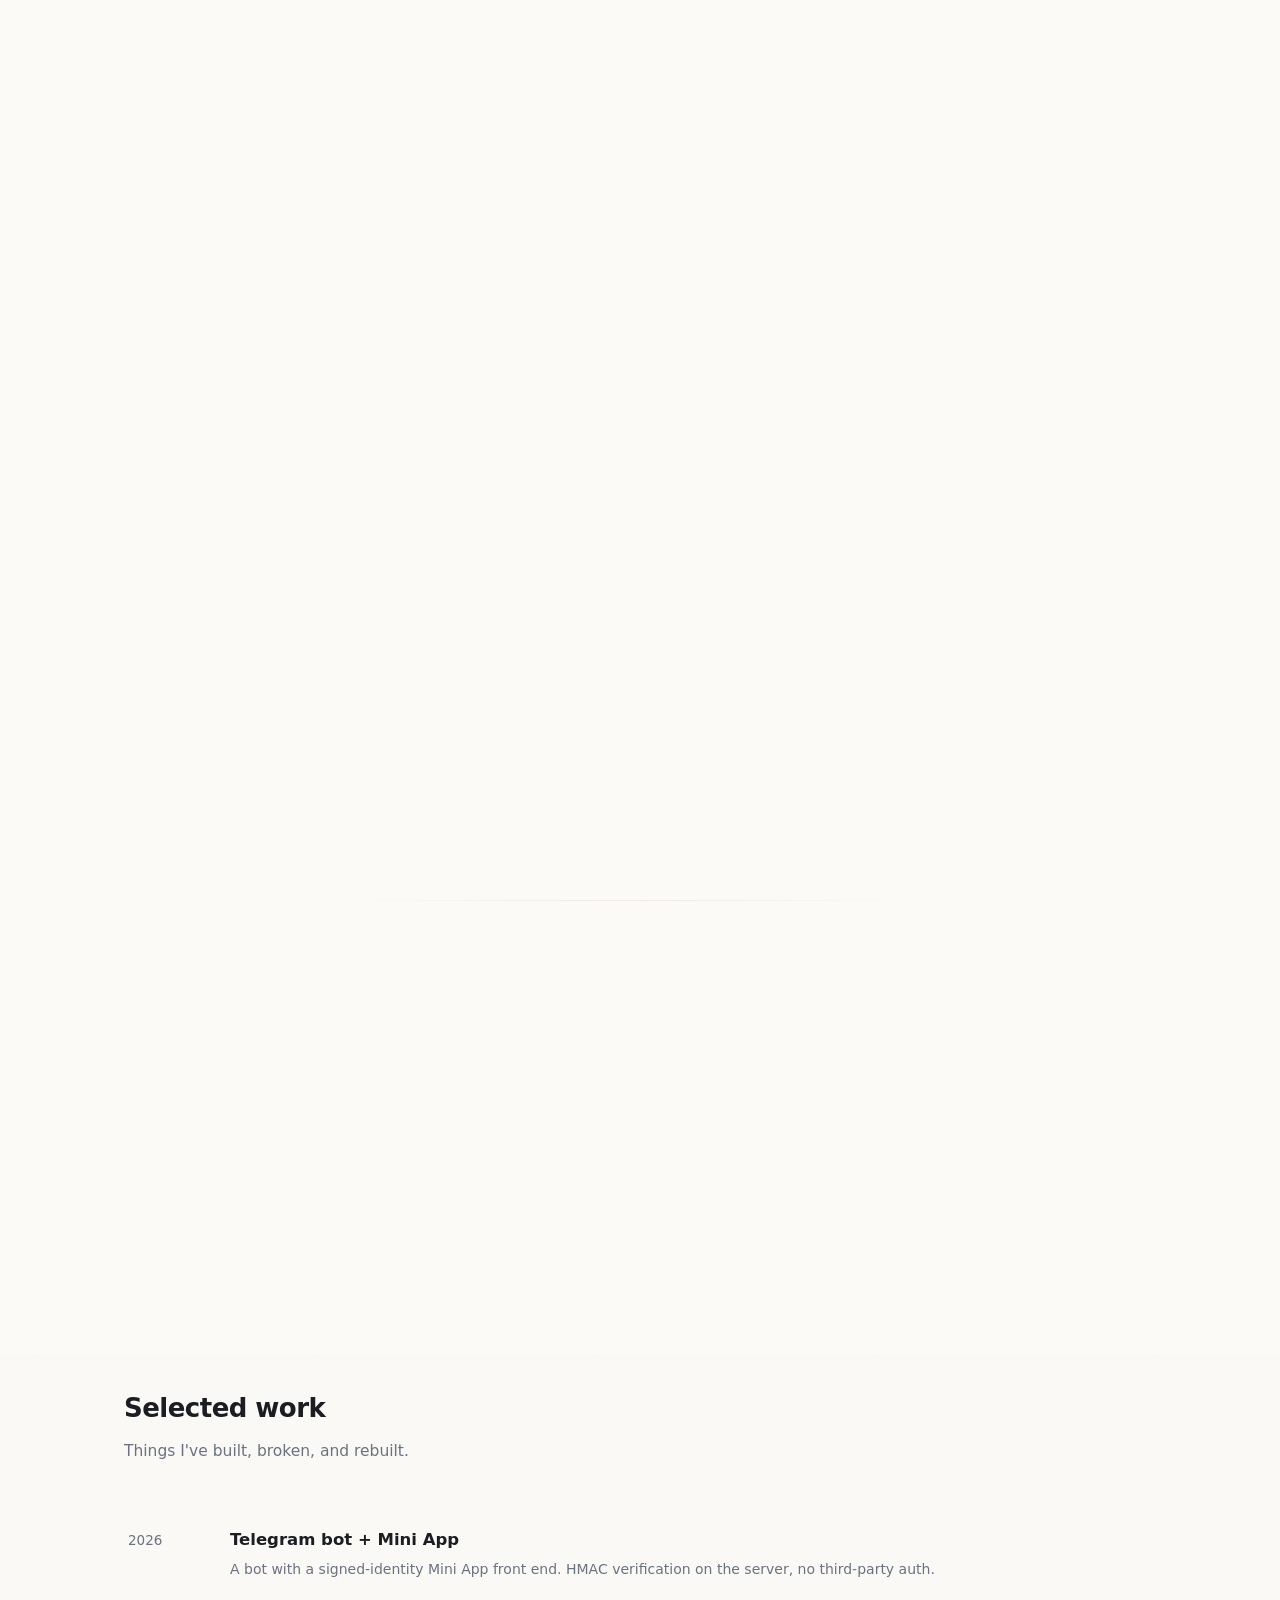
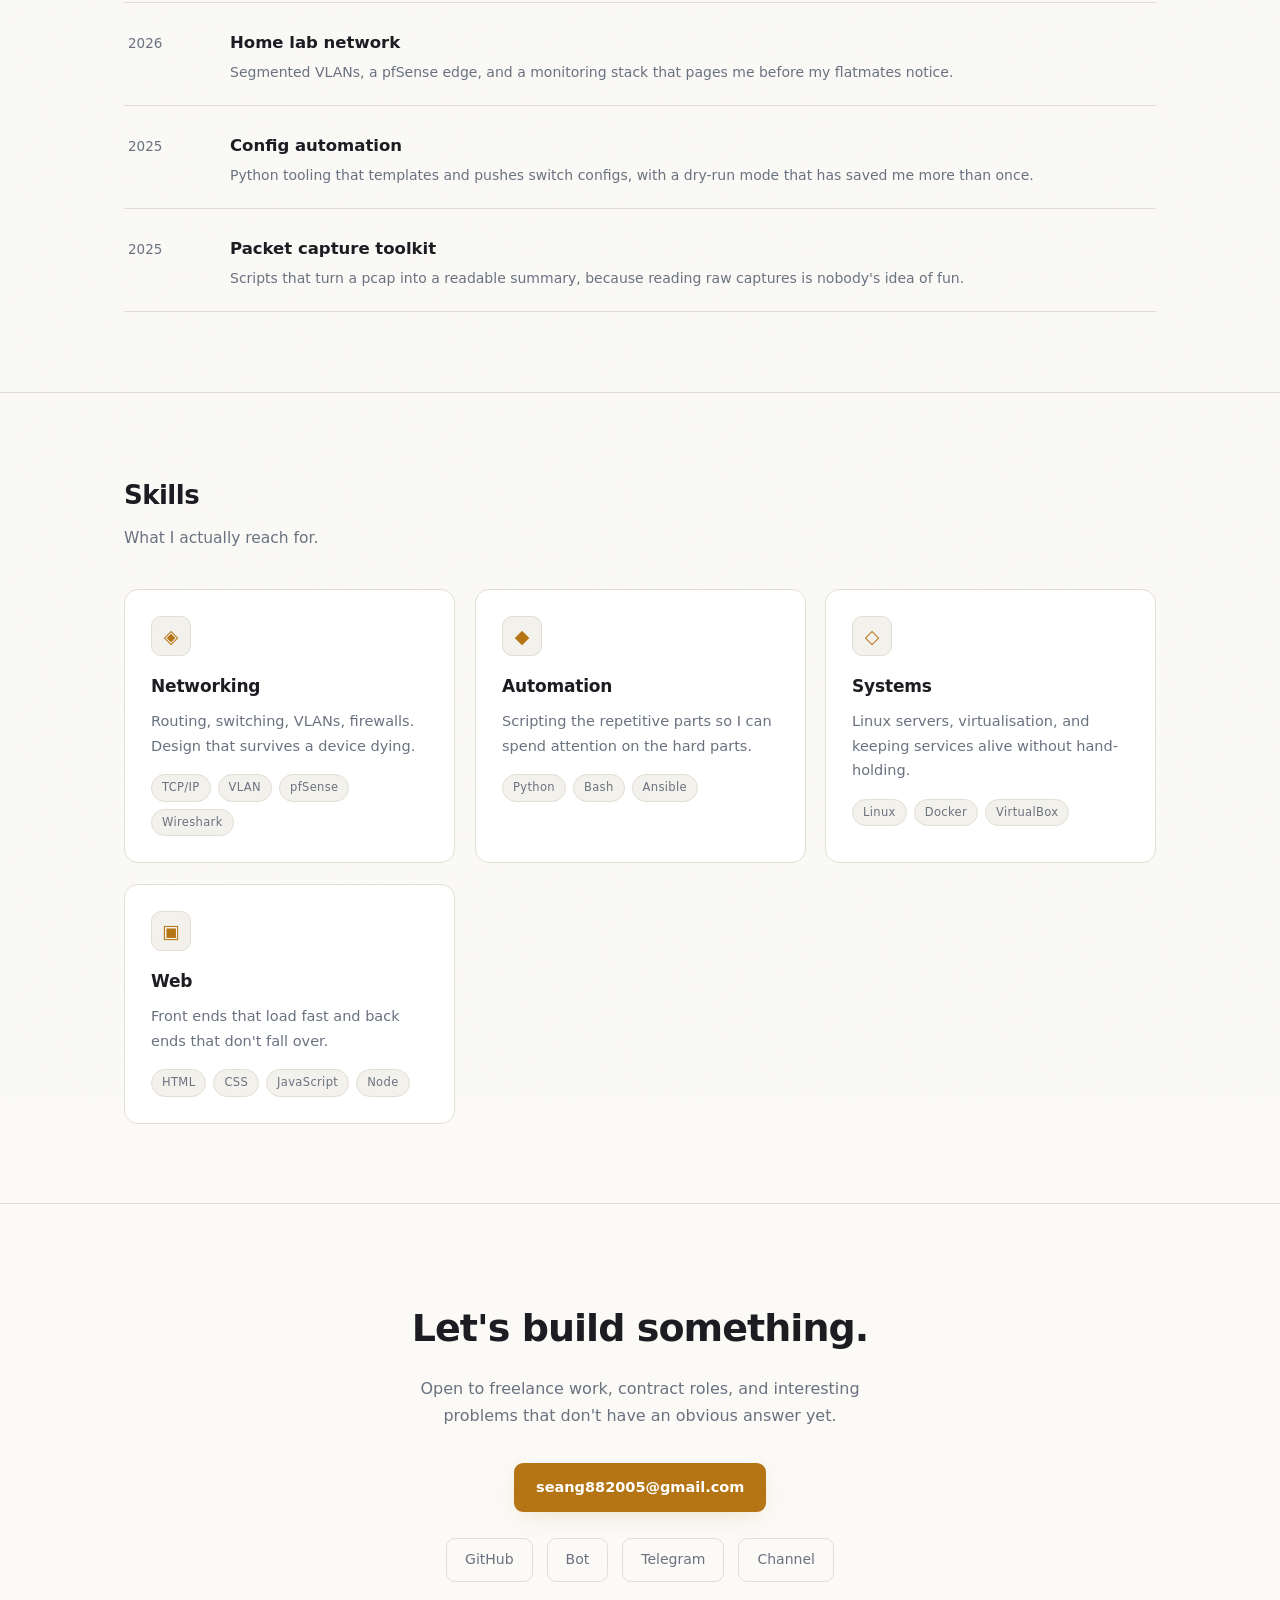
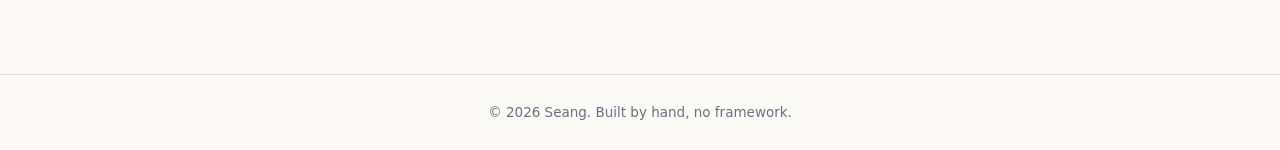
<file: index.html>
<!DOCTYPE html>
<html lang="en" class="no-js">
<head>
<meta charset="UTF-8">
<meta name="viewport" content="width=device-width, initial-scale=1">
<title>THONG Mengsieng</title>
<meta name="description" content="Portfolio and project notes.">

<!-- ============ ICONS ============ -->
<link rel="icon" href="favicon.ico" sizes="any">
<link rel="icon" type="image/svg+xml" href="icon.svg">
<link rel="icon" type="image/png" sizes="16x16" href="favicon-16.png">
<link rel="icon" type="image/png" sizes="32x32" href="favicon-32.png">
<link rel="icon" type="image/png" sizes="48x48" href="favicon-48.png">
<link rel="apple-touch-icon" sizes="180x180" href="apple-touch-icon.png">
<link rel="manifest" href="site.webmanifest">
<meta name="theme-color" content="#0b0d12" media="(prefers-color-scheme: dark)">
<meta name="theme-color" content="#fbfaf7" media="(prefers-color-scheme: light)">
<!-- Runs before paint: if JS is on, drop the no-js class so animations arm. -->
<script>document.documentElement.classList.remove('no-js');</script>
<link rel="stylesheet" href="styles.css">
</head>
<body>

<!-- ============ PRELOADER ============ -->
<div class="preloader" id="preloader">
  <div class="pre-inner">
    <div class="pre-mark">◆</div>
    <div class="pre-bar"><span class="pre-fill" id="preFill"></span></div>
    <div class="pre-count" id="preCount">0</div>
  </div>
  <div class="pre-curtain c1"></div>
  <div class="pre-curtain c2"></div>
</div>

<!-- Reading progress bar, driven by scroll position -->
<div class="progress" id="progress" aria-hidden="true"></div>

<!-- Particle constellation field -->
<canvas class="field" id="field" aria-hidden="true"></canvas>

<!-- Cursor spotlight: follows the pointer, pure CSS gradient -->
<div class="spotlight" id="spotlight" aria-hidden="true"></div>

<!-- Custom cursor: instant dot + trailing ring -->
<div class="cursor-dot" id="cursorDot" aria-hidden="true"></div>
<div class="cursor-ring" id="cursorRing" aria-hidden="true"></div>

<!-- Ambient aurora background -->
<div class="aurora" aria-hidden="true">
  <span class="blob b1"></span>
  <span class="blob b2"></span>
  <span class="blob b3"></span>
</div>
<div class="grain" aria-hidden="true"></div>

<header class="nav">
  <div class="wrap nav-inner">
    <a href="#top" class="brand"><span class="dot"></span>SEANG</a>
    <nav class="links">
      <a href="#about">About</a>
      <a href="#work">Work</a>
      <a href="#skills">Skills</a>
      <a href="#contact">Contact</a>
    </nav>
    <button class="theme-toggle" id="themeToggle" aria-label="Toggle color theme" title="Toggle theme">
      <span class="icon-sun">☀</span><span class="icon-moon">☾</span>
    </button>
  </div>
</header>

<main id="top">

  <!-- ============ HERO ============ -->
  <div class="hero" id="hero">
    <div class="wrap" id="heroInner">
      <div class="kicker anim" style="--i:0">Portfolio · 2026</div>

      <h1 class="anim split" data-split style="--i:1">
        THONG
        <span class="grad" id="shimmer">Mengsieng.</span>
      </h1>

      <p class="lede anim" style="--i:2">
        Networking, automation, and the occasional web tool. I care about systems
        that are simple enough to debug at 2am and documented well enough that
        someone else can.
      </p>

      <div class="cta anim" style="--i:3">
        <a href="#work" class="btn primary magnetic"><span>See the work</span></a>
        <a href="#contact" class="btn ghost magnetic"><span>Get in touch</span></a>
      </div>

      <div class="stats anim" style="--i:4">
        <div class="stat">
          <div class="num" data-count="2" data-suffix="+">0</div>
          <div class="lbl">Years in the stack</div>
        </div>
        <div class="stat">
          <div class="num" data-count="35" data-suffix="+">0</div>
          <div class="lbl">Systems shipped</div>
        </div>
        <div class="stat">
          <div class="num" data-count="99" data-suffix="%">0</div>
          <div class="lbl">Uptime, roughly</div>
        </div>
      </div>
    </div>
  </div>

  <!-- ============ TICKER ============ -->
  <div class="ticker" aria-hidden="true">
    <div class="ticker-track">
      <span>Routing</span><span class="sep">◆</span>
      <span>Automation</span><span class="sep">◆</span>
      <span>Linux</span><span class="sep">◆</span>
      <span>Packet analysis</span><span class="sep">◆</span>
      <span>Python</span><span class="sep">◆</span>
      <span>Virtualisation</span><span class="sep">◆</span>
      <span>Monitoring</span><span class="sep">◆</span>
      <span>Firewalls</span><span class="sep">◆</span>
      <span>Routing</span><span class="sep">◆</span>
      <span>Automation</span><span class="sep">◆</span>
      <span>Linux</span><span class="sep">◆</span>
      <span>Packet analysis</span><span class="sep">◆</span>
      <span>Python</span><span class="sep">◆</span>
      <span>Virtualisation</span><span class="sep">◆</span>
      <span>Monitoring</span><span class="sep">◆</span>
      <span>Firewalls</span><span class="sep">◆</span>
    </div>
  </div>

  <!-- ============ ABOUT ============ -->
  <section id="about">
    <div class="wrap">
      <div class="sec-head reveal">
        <h2>About</h2>
        <p>The short version.</p>
      </div>
      <div class="about">
        <div class="reveal" style="--i:0">
          <p>
            I work across the stack, but the through-line is infrastructure:
            networks, servers, and the glue that keeps them talking to each other.
            Most of what I do is making messy things legible.
          </p>
          <p>
            I keep a lab at home for the things I don't want to learn in
            production. Virtual machines, routing, the occasional deliberately
            broken configuration to see how it fails.
          </p>
          <p>
            When I'm not doing that, I'm building small tools that solve one
            problem well instead of ten problems badly.
          </p>
        </div>
        <div class="facts reveal" style="--i:1">
          <h3>At a glance</h3>
          <dl>
            <dt>Based</dt><dd>Cambodia</dd>
            <dt>Focus</dt><dd>Networking</dd>
            <dt>Stack</dt><dd>Python · Node</dd>
            <dt>Lab</dt><dd>GNS3 · VirtualBox</dd>
            <dt>Status</dt><dd>Open to work</dd>
          </dl>
        </div>
      </div>
    </div>
  </section>

  <!-- ============ WORK ============ -->
  <section id="work">
    <div class="wrap">
      <div class="sec-head reveal">
        <h2>Selected work</h2>
        <p>Things I've built, broken, and rebuilt.</p>
      </div>
      <div class="work">
        <a href="#" class="work-item reveal" style="--i:0">
          <span class="yr">2026</span>
          <span class="body">
            <span class="t">Telegram bot + Mini App</span>
            <span class="d">A bot with a signed-identity Mini App front end. HMAC verification on the server, no third-party auth.</span>
          </span>
          <span class="go">→</span>
        </a>
        <a href="#" class="work-item reveal" style="--i:1">
          <span class="yr">2026</span>
          <span class="body">
            <span class="t">Home lab network</span>
            <span class="d">Segmented VLANs, a pfSense edge, and a monitoring stack that pages me before my flatmates notice.</span>
          </span>
          <span class="go">→</span>
        </a>
        <a href="#" class="work-item reveal" style="--i:2">
          <span class="yr">2025</span>
          <span class="body">
            <span class="t">Config automation</span>
            <span class="d">Python tooling that templates and pushes switch configs, with a dry-run mode that has saved me more than once.</span>
          </span>
          <span class="go">→</span>
        </a>
        <a href="#" class="work-item reveal" style="--i:3">
          <span class="yr">2025</span>
          <span class="body">
            <span class="t">Packet capture toolkit</span>
            <span class="d">Scripts that turn a pcap into a readable summary, because reading raw captures is nobody's idea of fun.</span>
          </span>
          <span class="go">→</span>
        </a>
      </div>
    </div>
  </section>

  <!-- ============ SKILLS ============ -->
  <section id="skills">
    <div class="wrap">
      <div class="sec-head reveal">
        <h2>Skills</h2>
        <p>What I actually reach for.</p>
      </div>
      <div class="grid">
        <div class="card reveal tilt" style="--i:0">
          <div class="shine"></div>
          <div class="icon">◈</div>
          <h3>Networking</h3>
          <p>Routing, switching, VLANs, firewalls. Design that survives a device dying.</p>
          <div class="tags"><span class="tag">TCP/IP</span><span class="tag">VLAN</span><span class="tag">pfSense</span><span class="tag">Wireshark</span></div>
        </div>
        <div class="card reveal tilt" style="--i:1">
          <div class="shine"></div>
          <div class="icon">◆</div>
          <h3>Automation</h3>
          <p>Scripting the repetitive parts so I can spend attention on the hard parts.</p>
          <div class="tags"><span class="tag">Python</span><span class="tag">Bash</span><span class="tag">Ansible</span></div>
        </div>
        <div class="card reveal tilt" style="--i:2">
          <div class="shine"></div>
          <div class="icon">◇</div>
          <h3>Systems</h3>
          <p>Linux servers, virtualisation, and keeping services alive without hand-holding.</p>
          <div class="tags"><span class="tag">Linux</span><span class="tag">Docker</span><span class="tag">VirtualBox</span></div>
        </div>
        <div class="card reveal tilt" style="--i:3">
          <div class="shine"></div>
          <div class="icon">▣</div>
          <h3>Web</h3>
          <p>Front ends that load fast and back ends that don't fall over.</p>
          <div class="tags"><span class="tag">HTML</span><span class="tag">CSS</span><span class="tag">JavaScript</span><span class="tag">Node</span></div>
        </div>
      </div>
    </div>
  </section>

  <!-- ============ CONTACT ============ -->
  <section id="contact" class="contact">
    <div class="wrap">
      <h2 class="reveal">Let's build something.</h2>
      <p class="reveal" style="--i:1">Open to freelance work, contract roles, and interesting problems that don't have an obvious answer yet.</p>
      <div class="cta reveal" style="--i:2">
        <a href="mailto:seang882005@gmail.com" class="btn primary magnetic"><span>seang882005@gmail.com</span></a>
      </div>
      <div class="socials reveal" style="--i:3">
        <a href="https://github.com/SeangGod">GitHub</a>
        <a href="https://t.me/hangpremium_bot">Bot</a>
        <a href="https://t.me/mengseanggg">Telegram</a>
        <a href="https://t.me/sharingsofteware">Channel</a>
      </div>
    </div>
  </section>

</main>

<footer>
  <div class="wrap">© 2026 Seang. Built by hand, no framework.</div>
</footer>

<!-- Back to top, appears after you scroll -->
<button class="to-top" id="toTop" aria-label="Back to top">↑</button>

<script src="script.js"></script>
</body>
</html>
</file>
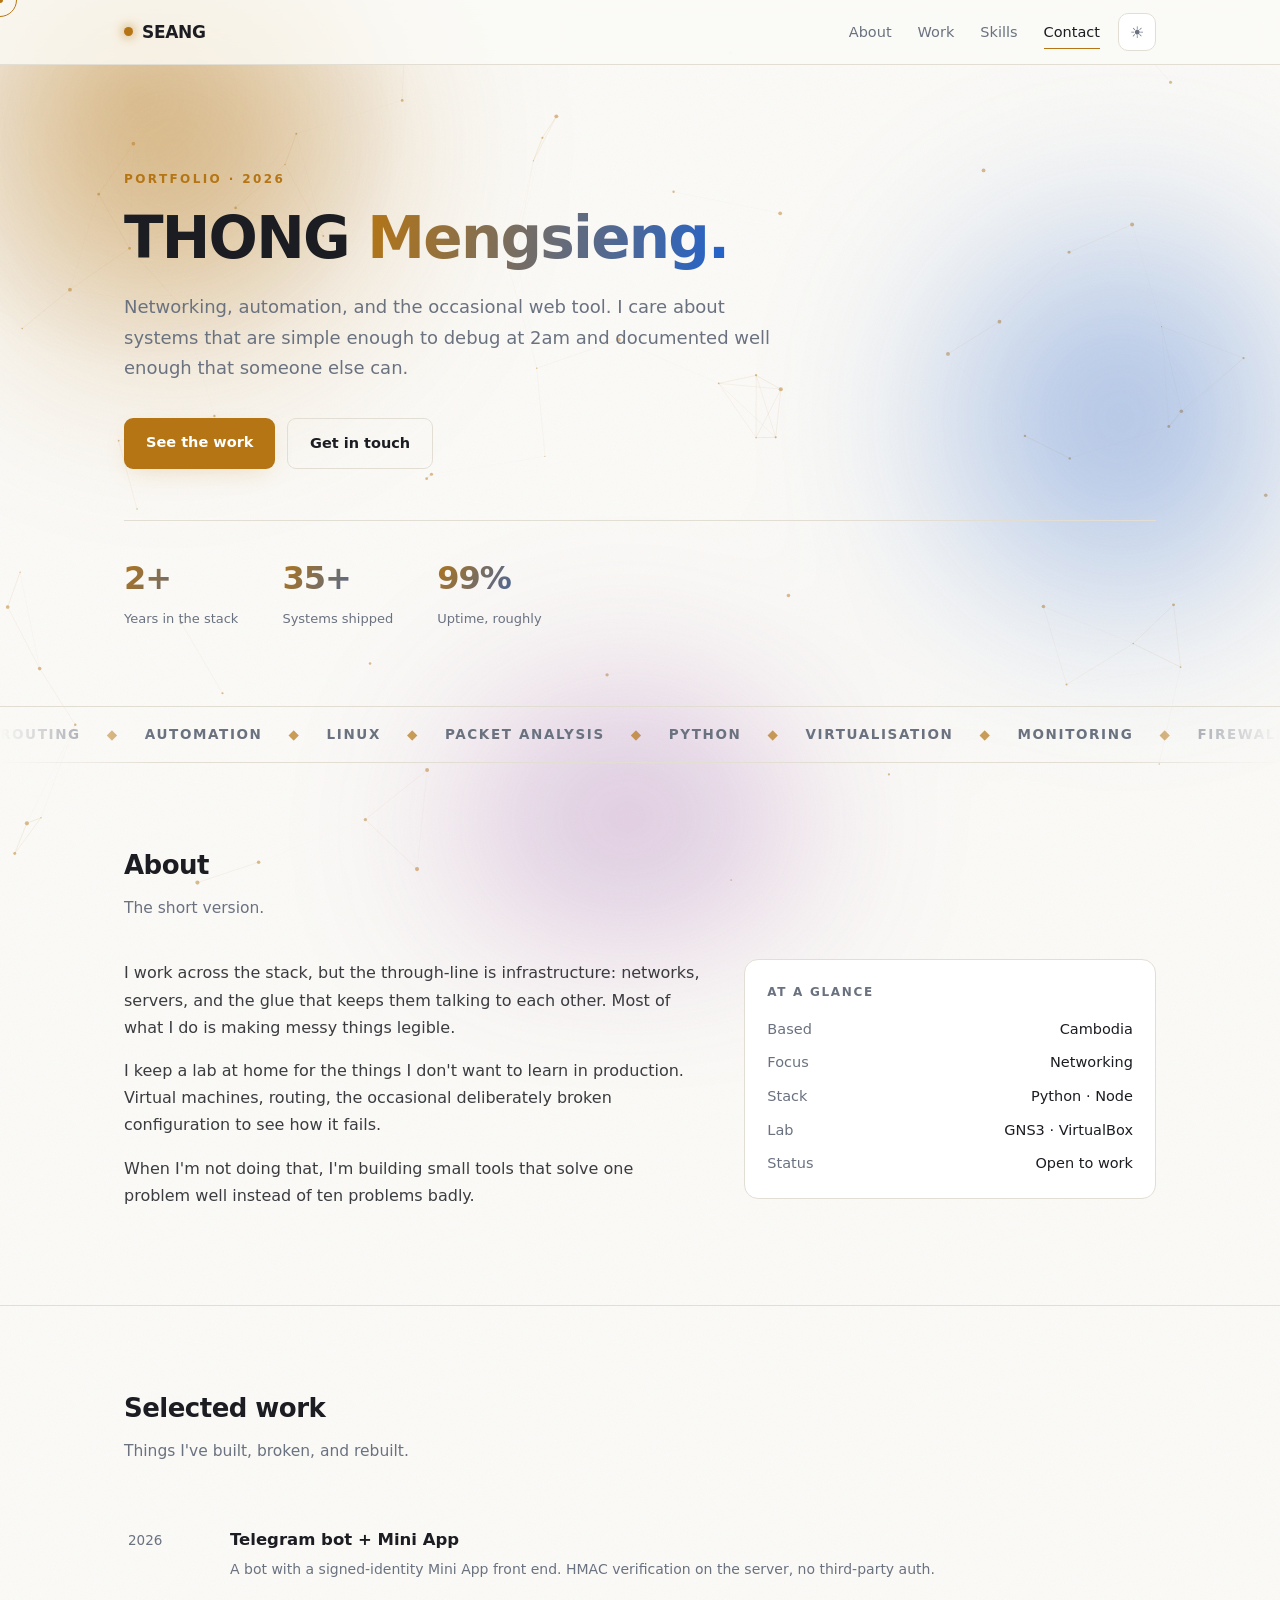
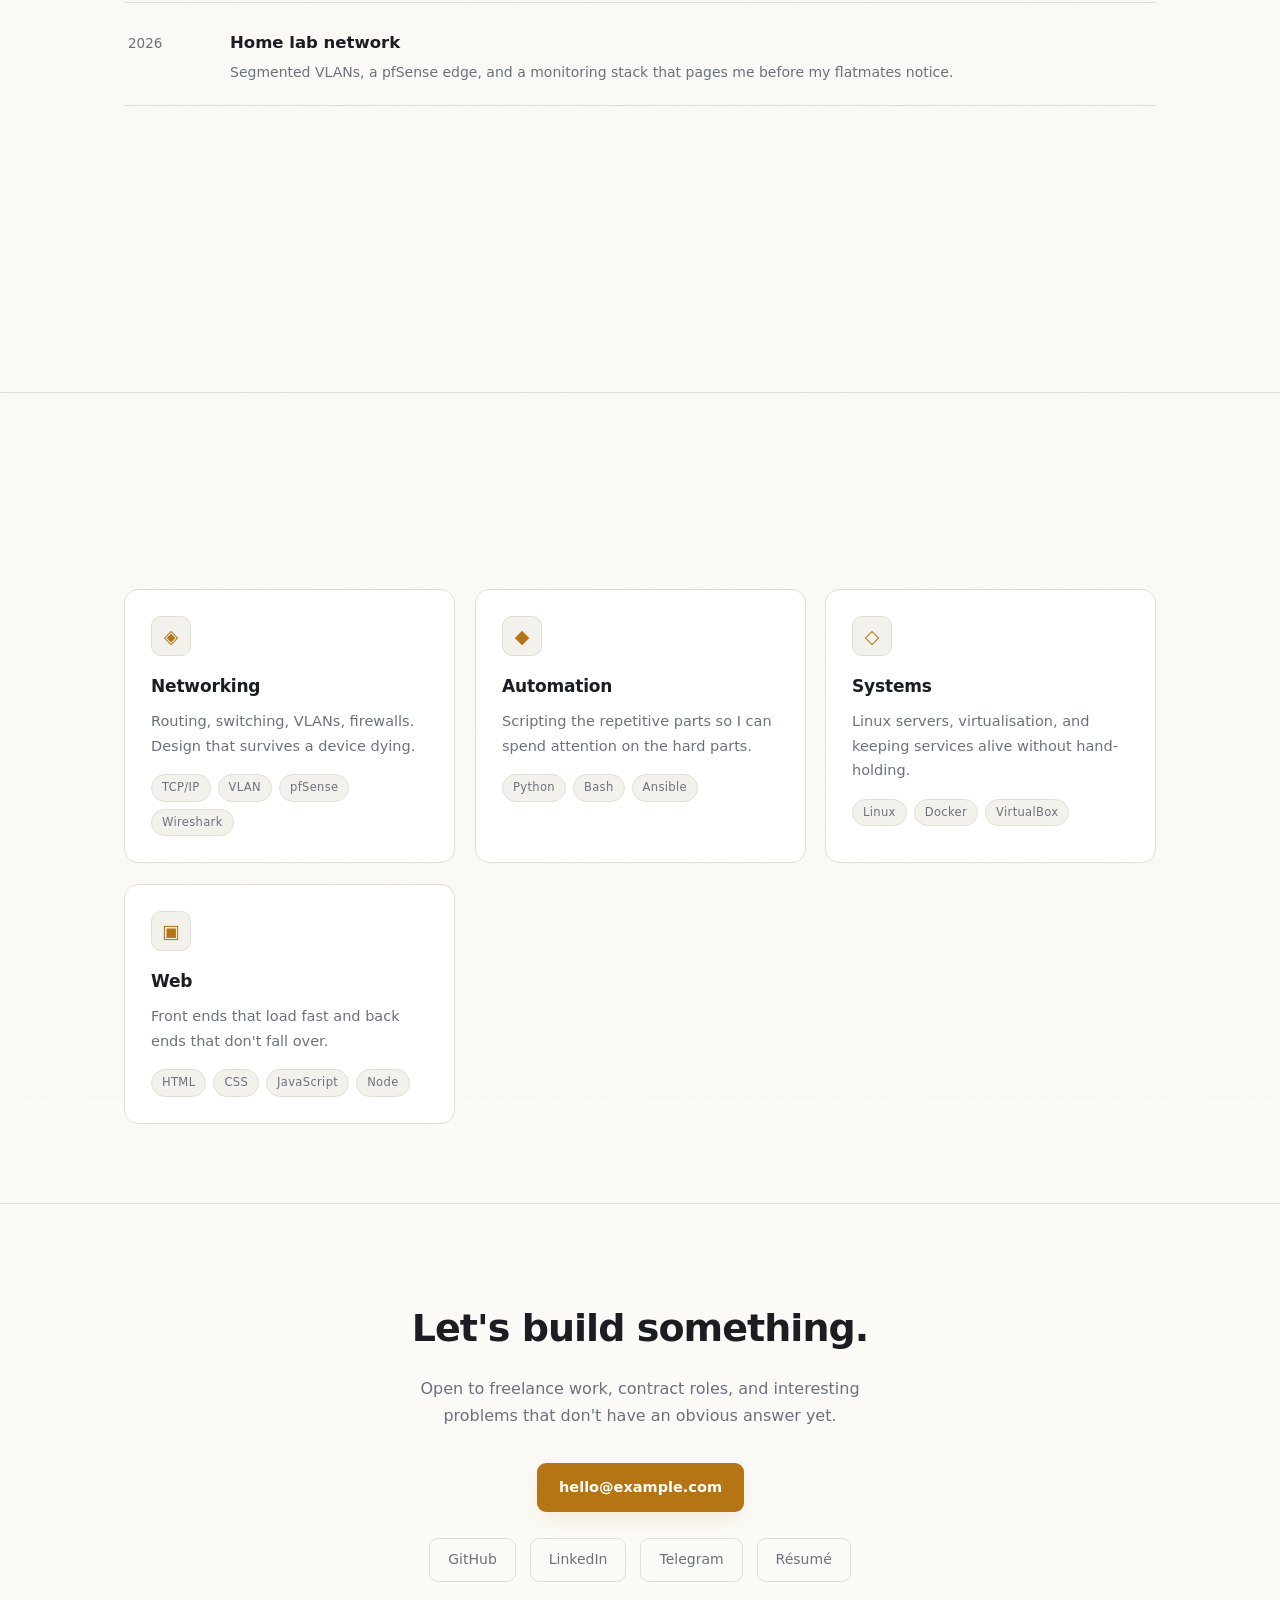
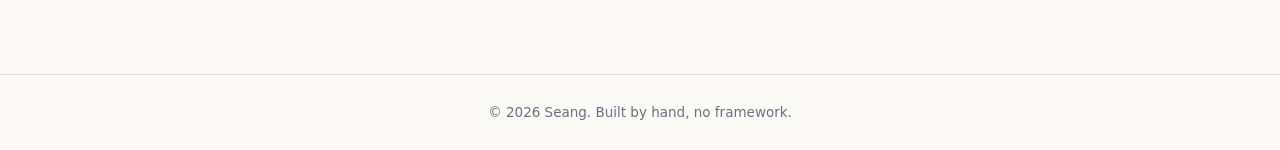
<file: my-website/index.html>
<!DOCTYPE html>
<html lang="en" class="no-js">
<head>
<meta charset="UTF-8">
<meta name="viewport" content="width=device-width, initial-scale=1">
<title>THONG Mengsieng</title>
<meta name="description" content="Portfolio and project notes.">

<!-- ============ ICONS ============ -->
<link rel="icon" href="favicon.ico" sizes="any">
<link rel="icon" type="image/svg+xml" href="icon.svg">
<link rel="icon" type="image/png" sizes="16x16" href="favicon-16.png">
<link rel="icon" type="image/png" sizes="32x32" href="favicon-32.png">
<link rel="icon" type="image/png" sizes="48x48" href="favicon-48.png">
<link rel="apple-touch-icon" sizes="180x180" href="apple-touch-icon.png">
<link rel="manifest" href="site.webmanifest">
<meta name="theme-color" content="#0b0d12" media="(prefers-color-scheme: dark)">
<meta name="theme-color" content="#fbfaf7" media="(prefers-color-scheme: light)">
<!-- Runs before paint: if JS is on, drop the no-js class so animations arm. -->
<script>document.documentElement.classList.remove('no-js');</script>
<link rel="stylesheet" href="styles.css">
</head>
<body>

<!-- ============ PRELOADER ============ -->
<div class="preloader" id="preloader">
  <div class="pre-inner">
    <div class="pre-mark">◆</div>
    <div class="pre-bar"><span class="pre-fill" id="preFill"></span></div>
    <div class="pre-count" id="preCount">0</div>
  </div>
  <div class="pre-curtain c1"></div>
  <div class="pre-curtain c2"></div>
</div>

<!-- Reading progress bar, driven by scroll position -->
<div class="progress" id="progress" aria-hidden="true"></div>

<!-- Particle constellation field -->
<canvas class="field" id="field" aria-hidden="true"></canvas>

<!-- Cursor spotlight: follows the pointer, pure CSS gradient -->
<div class="spotlight" id="spotlight" aria-hidden="true"></div>

<!-- Custom cursor: instant dot + trailing ring -->
<div class="cursor-dot" id="cursorDot" aria-hidden="true"></div>
<div class="cursor-ring" id="cursorRing" aria-hidden="true"></div>

<!-- Ambient aurora background -->
<div class="aurora" aria-hidden="true">
  <span class="blob b1"></span>
  <span class="blob b2"></span>
  <span class="blob b3"></span>
</div>
<div class="grain" aria-hidden="true"></div>

<header class="nav">
  <div class="wrap nav-inner">
    <a href="#top" class="brand"><span class="dot"></span>SEANG</a>
    <nav class="links">
      <a href="#about">About</a>
      <a href="#work">Work</a>
      <a href="#skills">Skills</a>
      <a href="#contact">Contact</a>
    </nav>
    <button class="theme-toggle" id="themeToggle" aria-label="Toggle color theme" title="Toggle theme">
      <span class="icon-sun">☀</span><span class="icon-moon">☾</span>
    </button>
  </div>
</header>

<main id="top">

  <!-- ============ HERO ============ -->
  <div class="hero" id="hero">
    <div class="wrap" id="heroInner">
      <div class="kicker anim" style="--i:0">Portfolio · 2026</div>

      <h1 class="anim split" data-split style="--i:1">
        THONG
        <span class="grad" id="shimmer">Mengsieng.</span>
      </h1>

      <p class="lede anim" style="--i:2">
        Networking, automation, and the occasional web tool. I care about systems
        that are simple enough to debug at 2am and documented well enough that
        someone else can.
      </p>

      <div class="cta anim" style="--i:3">
        <a href="#work" class="btn primary magnetic"><span>See the work</span></a>
        <a href="#contact" class="btn ghost magnetic"><span>Get in touch</span></a>
      </div>

      <div class="stats anim" style="--i:4">
        <div class="stat">
          <div class="num" data-count="2" data-suffix="+">0</div>
          <div class="lbl">Years in the stack</div>
        </div>
        <div class="stat">
          <div class="num" data-count="35" data-suffix="+">0</div>
          <div class="lbl">Systems shipped</div>
        </div>
        <div class="stat">
          <div class="num" data-count="99" data-suffix="%">0</div>
          <div class="lbl">Uptime, roughly</div>
        </div>
      </div>
    </div>
  </div>

  <!-- ============ TICKER ============ -->
  <div class="ticker" aria-hidden="true">
    <div class="ticker-track">
      <span>Routing</span><span class="sep">◆</span>
      <span>Automation</span><span class="sep">◆</span>
      <span>Linux</span><span class="sep">◆</span>
      <span>Packet analysis</span><span class="sep">◆</span>
      <span>Python</span><span class="sep">◆</span>
      <span>Virtualisation</span><span class="sep">◆</span>
      <span>Monitoring</span><span class="sep">◆</span>
      <span>Firewalls</span><span class="sep">◆</span>
      <span>Routing</span><span class="sep">◆</span>
      <span>Automation</span><span class="sep">◆</span>
      <span>Linux</span><span class="sep">◆</span>
      <span>Packet analysis</span><span class="sep">◆</span>
      <span>Python</span><span class="sep">◆</span>
      <span>Virtualisation</span><span class="sep">◆</span>
      <span>Monitoring</span><span class="sep">◆</span>
      <span>Firewalls</span><span class="sep">◆</span>
    </div>
  </div>

  <!-- ============ ABOUT ============ -->
  <section id="about">
    <div class="wrap">
      <div class="sec-head reveal">
        <h2>About</h2>
        <p>The short version.</p>
      </div>
      <div class="about">
        <div class="reveal" style="--i:0">
          <p>
            I work across the stack, but the through-line is infrastructure:
            networks, servers, and the glue that keeps them talking to each other.
            Most of what I do is making messy things legible.
          </p>
          <p>
            I keep a lab at home for the things I don't want to learn in
            production. Virtual machines, routing, the occasional deliberately
            broken configuration to see how it fails.
          </p>
          <p>
            When I'm not doing that, I'm building small tools that solve one
            problem well instead of ten problems badly.
          </p>
        </div>
        <div class="facts reveal" style="--i:1">
          <h3>At a glance</h3>
          <dl>
            <dt>Based</dt><dd>Cambodia</dd>
            <dt>Focus</dt><dd>Networking</dd>
            <dt>Stack</dt><dd>Python · Node</dd>
            <dt>Lab</dt><dd>GNS3 · VirtualBox</dd>
            <dt>Status</dt><dd>Open to work</dd>
          </dl>
        </div>
      </div>
    </div>
  </section>

  <!-- ============ WORK ============ -->
  <section id="work">
    <div class="wrap">
      <div class="sec-head reveal">
        <h2>Selected work</h2>
        <p>Things I've built, broken, and rebuilt.</p>
      </div>
      <div class="work">
        <a href="#" class="work-item reveal" style="--i:0">
          <span class="yr">2026</span>
          <span class="body">
            <span class="t">Telegram bot + Mini App</span>
            <span class="d">A bot with a signed-identity Mini App front end. HMAC verification on the server, no third-party auth.</span>
          </span>
          <span class="go">→</span>
        </a>
        <a href="#" class="work-item reveal" style="--i:1">
          <span class="yr">2026</span>
          <span class="body">
            <span class="t">Home lab network</span>
            <span class="d">Segmented VLANs, a pfSense edge, and a monitoring stack that pages me before my flatmates notice.</span>
          </span>
          <span class="go">→</span>
        </a>
        <a href="#" class="work-item reveal" style="--i:2">
          <span class="yr">2025</span>
          <span class="body">
            <span class="t">Config automation</span>
            <span class="d">Python tooling that templates and pushes switch configs, with a dry-run mode that has saved me more than once.</span>
          </span>
          <span class="go">→</span>
        </a>
        <a href="#" class="work-item reveal" style="--i:3">
          <span class="yr">2025</span>
          <span class="body">
            <span class="t">Packet capture toolkit</span>
            <span class="d">Scripts that turn a pcap into a readable summary, because reading raw captures is nobody's idea of fun.</span>
          </span>
          <span class="go">→</span>
        </a>
      </div>
    </div>
  </section>

  <!-- ============ SKILLS ============ -->
  <section id="skills">
    <div class="wrap">
      <div class="sec-head reveal">
        <h2>Skills</h2>
        <p>What I actually reach for.</p>
      </div>
      <div class="grid">
        <div class="card reveal tilt" style="--i:0">
          <div class="shine"></div>
          <div class="icon">◈</div>
          <h3>Networking</h3>
          <p>Routing, switching, VLANs, firewalls. Design that survives a device dying.</p>
          <div class="tags"><span class="tag">TCP/IP</span><span class="tag">VLAN</span><span class="tag">pfSense</span><span class="tag">Wireshark</span></div>
        </div>
        <div class="card reveal tilt" style="--i:1">
          <div class="shine"></div>
          <div class="icon">◆</div>
          <h3>Automation</h3>
          <p>Scripting the repetitive parts so I can spend attention on the hard parts.</p>
          <div class="tags"><span class="tag">Python</span><span class="tag">Bash</span><span class="tag">Ansible</span></div>
        </div>
        <div class="card reveal tilt" style="--i:2">
          <div class="shine"></div>
          <div class="icon">◇</div>
          <h3>Systems</h3>
          <p>Linux servers, virtualisation, and keeping services alive without hand-holding.</p>
          <div class="tags"><span class="tag">Linux</span><span class="tag">Docker</span><span class="tag">VirtualBox</span></div>
        </div>
        <div class="card reveal tilt" style="--i:3">
          <div class="shine"></div>
          <div class="icon">▣</div>
          <h3>Web</h3>
          <p>Front ends that load fast and back ends that don't fall over.</p>
          <div class="tags"><span class="tag">HTML</span><span class="tag">CSS</span><span class="tag">JavaScript</span><span class="tag">Node</span></div>
        </div>
      </div>
    </div>
  </section>

  <!-- ============ CONTACT ============ -->
  <section id="contact" class="contact">
    <div class="wrap">
      <h2 class="reveal">Let's build something.</h2>
      <p class="reveal" style="--i:1">Open to freelance work, contract roles, and interesting problems that don't have an obvious answer yet.</p>
      <div class="cta reveal" style="--i:2">
        <a href="mailto:hello@example.com" class="btn primary magnetic"><span>hello@example.com</span></a>
      </div>
      <div class="socials reveal" style="--i:3">
        <a href="#">GitHub</a>
        <a href="#">LinkedIn</a>
        <a href="#">Telegram</a>
        <a href="#">Résumé</a>
      </div>
    </div>
  </section>

</main>

<footer>
  <div class="wrap">© 2026 Seang. Built by hand, no framework.</div>
</footer>

<!-- Back to top, appears after you scroll -->
<button class="to-top" id="toTop" aria-label="Back to top">↑</button>

<script src="script.js"></script>
</body>
</html>
</file>
<file: styles.css>
/* ==========================================================================
   styles.css — presentation + motion.
   Sections:
     1  Theme tokens        6  About
     2  Reset               7  Cards + tilt
     3  Ambient layers      8  Work list
     4  Navigation          9  Contact + footer
     5  Hero + stats       10  Motion system (keyframes, reveal, reduced-motion)
   ========================================================================== */

/* --------------------------------------------------------------------------
   1. THEME TOKENS
   -------------------------------------------------------------------------- */
:root{
  --bg:#0b0d12;
  --panel:#141821;
  --panel-2:#1b202b;
  --line:#272d3a;
  --ink:#e9edf5;
  --dim:#98a2b4;
  --accent:#c48c32;
  --accent-2:#6fb3ff;
  --accent-3:#c86fd6;
  --accent-ink:#1a1305;
  --glow:rgba(224,164,74,.30);
  --shadow:0 18px 44px rgba(0,0,0,.46);
  --radius:14px;
  --maxw:1080px;
  --ease:cubic-bezier(.22,.68,.32,1);
  --ease-out:cubic-bezier(.16,1,.3,1);
}

[data-theme="light"]{
  --bg:#fbfaf7;
  --panel:#ffffff;
  --panel-2:#f3f1eb;
  --line:#e2ded4;
  --ink:#1b1d22;
  --dim:#6a7280;
  --accent:#b57514;
  --accent-2:#2563c9;
  --accent-3:#8b3fa0;
  --accent-ink:#ffffff;
  --glow:rgba(181,117,20,.22);
  --shadow:0 18px 44px rgba(20,20,30,.12);
}

/* --------------------------------------------------------------------------
   2. RESET
   -------------------------------------------------------------------------- */
*{box-sizing:border-box;margin:0;padding:0}
html{scroll-behavior:smooth}
body{
  background:var(--bg);
  color:var(--ink);
  font:16px/1.7 ui-sans-serif,system-ui,"Segoe UI",Roboto,Helvetica,Arial,sans-serif;
  -webkit-font-smoothing:antialiased;
  transition:background .3s ease,color .3s ease;
  overflow-x:hidden;
}
a{color:inherit;text-decoration:none}
img{max-width:100%;display:block}
.wrap{max-width:var(--maxw);margin:0 auto;padding:0 24px;position:relative;z-index:2}

/* Scroll lock while the preloader is on screen. */
body.locked{overflow:hidden}

/* --------------------------------------------------------------------------
   3. AMBIENT LAYERS — canvas field, aurora blobs, grain, spotlight, cursor
   -------------------------------------------------------------------------- */

/* Particle constellation, drawn by script.js. */
.field{
  position:fixed;inset:0;z-index:0;pointer-events:none;
  width:100%;height:100%;opacity:.85;
}

/* Slow-drifting color fields behind everything. */
.aurora{
  position:fixed;inset:0;z-index:0;pointer-events:none;overflow:hidden;
  opacity:.55;filter:blur(90px);
}
.blob{position:absolute;border-radius:50%;display:block;will-change:transform}
.b1{
  width:46vw;height:46vw;left:-10vw;top:-12vw;
  background:radial-gradient(circle,var(--accent),transparent 68%);
  animation:drift1 26s var(--ease) infinite alternate;
}
.b2{
  width:40vw;height:40vw;right:-8vw;top:18vh;
  background:radial-gradient(circle,var(--accent-2),transparent 68%);
  animation:drift2 32s var(--ease) infinite alternate;
}
.b3{
  width:34vw;height:34vw;left:32vw;bottom:-14vw;
  background:radial-gradient(circle,var(--accent-3),transparent 70%);
  animation:drift3 38s var(--ease) infinite alternate;
}

@keyframes drift1{
  0%{transform:translate3d(0,0,0) scale(1)}
  50%{transform:translate3d(9vw,7vh,0) scale(1.16)}
  100%{transform:translate3d(-4vw,13vh,0) scale(.94)}
}
@keyframes drift2{
  0%{transform:translate3d(0,0,0) scale(1.05)}
  50%{transform:translate3d(-11vw,9vh,0) scale(.9)}
  100%{transform:translate3d(5vw,-6vh,0) scale(1.2)}
}
@keyframes drift3{
  0%{transform:translate3d(0,0,0) scale(.95)}
  50%{transform:translate3d(7vw,-11vh,0) scale(1.18)}
  100%{transform:translate3d(-9vw,4vh,0) scale(1)}
}

/* Film grain — stops the gradients from looking like plastic. */
.grain{
  position:fixed;inset:-200%;z-index:1;pointer-events:none;opacity:.035;
  background-image:url("data:image/svg+xml,%3Csvg xmlns='http://www.w3.org/2000/svg' width='140' height='140'%3E%3Cfilter id='n'%3E%3CfeTurbulence type='fractalNoise' baseFrequency='.85' numOctaves='3'/%3E%3C/filter%3E%3Crect width='140' height='140' filter='url(%23n)'/%3E%3C/svg%3E");
  animation:grain 7s steps(6) infinite;
}
@keyframes grain{
  0%,100%{transform:translate(0,0)}
  20%{transform:translate(-3%,2%)}
  40%{transform:translate(2%,-3%)}
  60%{transform:translate(-2%,-2%)}
  80%{transform:translate(3%,3%)}
}

/* Cursor spotlight. Position is set by script.js. */
.spotlight{
  position:fixed;top:0;left:0;width:620px;height:620px;z-index:1;
  pointer-events:none;opacity:0;border-radius:50%;
  background:radial-gradient(circle,var(--glow),transparent 62%);
  transform:translate(-50%,-50%);
  transition:opacity .5s ease;
  will-change:transform;
}
.spotlight.on{opacity:1}

/* Reading progress bar. */
.progress{
  position:fixed;top:0;left:0;height:2px;width:0;z-index:100;
  background:linear-gradient(90deg,var(--accent),var(--accent-2),var(--accent-3));
  box-shadow:0 0 14px var(--glow);
  transition:width .1s linear;
}

/* --------------------------------------------------------------------------
   3b. CUSTOM CURSOR — instant dot, trailing ring
   The native cursor stays visible; these sit on top of it.
   -------------------------------------------------------------------------- */
.cursor-dot,
.cursor-ring{
  position:fixed;top:0;left:0;z-index:9999;pointer-events:none;
  border-radius:50%;opacity:0;
  transition:opacity .3s ease;
  will-change:transform;
}
.cursor-dot{
  width:6px;height:6px;background:var(--accent);
  transform:translate(-50%,-50%);
}
.cursor-ring{
  width:34px;height:34px;border:1.5px solid var(--accent);
  transform:translate(-50%,-50%);
  transition:opacity .3s ease,width .3s var(--ease-out),height .3s var(--ease-out),
             background-color .3s ease,border-color .3s ease;
}
.cursor-ring.grow{
  width:62px;height:62px;
  background-color:color-mix(in srgb, var(--accent) 14%, transparent);
  border-color:var(--accent-2);
}
body.cursor-on .cursor-dot,
body.cursor-on .cursor-ring{opacity:1}

/* --------------------------------------------------------------------------
   3c. PRELOADER
   Counter runs 0-100, then two curtains slide away and the page is revealed.
   -------------------------------------------------------------------------- */
.preloader{
  position:fixed;inset:0;z-index:10000;
  display:grid;place-items:center;
  background:var(--bg);
}
.pre-inner{
  position:relative;z-index:2;text-align:center;
  transition:opacity .5s ease,transform .5s var(--ease-out);
}
.pre-mark{
  font-size:34px;color:var(--accent);margin-bottom:22px;
  animation:preSpin 3.4s var(--ease) infinite;
  display:inline-block;
}
@keyframes preSpin{
  0%,100%{transform:rotate(0deg) scale(1);opacity:.75}
  50%{transform:rotate(180deg) scale(1.18);opacity:1}
}
.pre-bar{
  width:210px;height:2px;background:var(--line);border-radius:2px;
  overflow:hidden;margin:0 auto;
}
.pre-fill{
  display:block;height:100%;width:0;
  background:linear-gradient(90deg,var(--accent),var(--accent-2));
}
.pre-count{
  margin-top:14px;font-size:12px;letter-spacing:.24em;
  color:var(--dim);font-variant-numeric:tabular-nums;
}

/* The two curtains that wipe away. */
.pre-curtain{
  position:absolute;left:0;width:100%;height:50.5%;
  background:var(--bg);
  transition:transform .85s cubic-bezier(.76,0,.24,1);
}
.pre-curtain.c1{top:0}
.pre-curtain.c2{bottom:0}

.preloader.done .pre-inner{opacity:0;transform:translateY(-14px)}
.preloader.done .pre-curtain.c1{transform:translateY(-100%)}
.preloader.done .pre-curtain.c2{transform:translateY(100%)}
.preloader.done{pointer-events:none}

/* --------------------------------------------------------------------------
   3d. SPLIT-TEXT REVEAL
   script.js wraps each word in a span; these animate them up in sequence.
   -------------------------------------------------------------------------- */
.split .word{
  display:inline-block;overflow:hidden;
  vertical-align:top;
}
.split .word > span{
  display:inline-block;
  transform:translateY(105%) rotate(4deg);
  opacity:0;
  animation:wordUp .95s var(--ease-out) forwards;
  animation-delay:calc(var(--wi,0) * 55ms + 320ms);
}
@keyframes wordUp{
  to{transform:translateY(0) rotate(0deg);opacity:1}
}
/* The gradient span inside the h1 must not be broken by the wrapper. */
.split .grad .word > span{
  background:inherit;
  -webkit-background-clip:text;background-clip:text;
}

/* --------------------------------------------------------------------------
   4. NAVIGATION
   -------------------------------------------------------------------------- */
header.nav{
  position:sticky;top:0;z-index:50;
  background:color-mix(in srgb, var(--bg) 82%, transparent);
  backdrop-filter:blur(14px) saturate(1.4);
  border-bottom:1px solid var(--line);
}
.nav-inner{display:flex;align-items:center;justify-content:space-between;height:64px;gap:18px}

.brand{
  font-weight:800;letter-spacing:-.02em;font-size:17px;
  display:flex;align-items:center;gap:9px;white-space:nowrap;
}
.brand .dot{
  width:9px;height:9px;border-radius:50%;background:var(--accent);
  box-shadow:0 0 12px var(--accent);
  animation:pulse 2.6s ease-in-out infinite;
}
@keyframes pulse{
  0%,100%{box-shadow:0 0 8px var(--accent);transform:scale(1)}
  50%{box-shadow:0 0 20px var(--accent);transform:scale(1.25)}
}

nav.links{display:flex;gap:26px;font-size:14.5px;color:var(--dim);margin-left:auto}
nav.links a{position:relative;transition:color .2s}
nav.links a::after{
  content:"";position:absolute;left:0;bottom:-5px;height:1.5px;width:100%;
  background:var(--accent);transform:scaleX(0);transform-origin:right;
  transition:transform .32s var(--ease-out);
}
nav.links a:hover{color:var(--ink)}
nav.links a:hover::after{transform:scaleX(1);transform-origin:left}
nav.links a.active{color:var(--ink)}
nav.links a.active::after{transform:scaleX(1)}

.theme-toggle{
  width:38px;height:38px;flex:0 0 38px;
  display:grid;place-items:center;
  background:var(--panel);border:1px solid var(--line);border-radius:10px;
  color:var(--dim);font-size:16px;cursor:pointer;
  transition:border-color .2s,color .2s,transform .3s var(--ease-out);
}
.theme-toggle:hover{border-color:var(--accent);color:var(--ink);transform:translateY(-2px) rotate(-12deg)}
.theme-toggle:active{transform:scale(.9)}
.theme-toggle .icon-sun{display:none}
.theme-toggle .icon-moon{display:block}
[data-theme="light"] .theme-toggle .icon-sun{display:block}
[data-theme="light"] .theme-toggle .icon-moon{display:none}

@media(max-width:640px){nav.links{display:none}}

/* --------------------------------------------------------------------------
   5. HERO + STATS
   -------------------------------------------------------------------------- */
.hero{padding:104px 0 76px;position:relative;overflow:hidden;border-bottom:1px solid var(--line)}

.kicker{
  color:var(--accent);font-size:12px;font-weight:800;
  letter-spacing:.2em;text-transform:uppercase;margin-bottom:18px;
}

h1{
  font-size:clamp(34px,6vw,58px);line-height:1.08;
  letter-spacing:-.03em;font-weight:800;max-width:16ch;
}

/* Animated gradient text. Background is oversized and slides. */
.grad{
  background:linear-gradient(100deg,var(--accent),var(--accent-2),var(--accent-3),var(--accent));
  background-size:300% 100%;
  -webkit-background-clip:text;background-clip:text;color:transparent;
  animation:shimmer 7s linear infinite;
}
@keyframes shimmer{
  0%{background-position:0% 50%}
  100%{background-position:300% 50%}
}

.lede{margin-top:22px;font-size:18px;color:var(--dim);max-width:58ch}

.cta{display:flex;gap:12px;flex-wrap:wrap;margin-top:34px}

/* Buttons. The .magnetic class is driven by script.js (it translates the
   element toward the cursor); CSS only handles the shine sweep. */
.btn{
  position:relative;display:inline-block;padding:12px 22px;border-radius:9px;
  font-size:14.5px;font-weight:700;overflow:hidden;isolation:isolate;
  transition:transform .3s var(--ease-out),filter .2s,border-color .2s,box-shadow .3s;
  will-change:transform;
}
.btn span{position:relative;z-index:2}
.btn::before{
  content:"";position:absolute;inset:0;z-index:1;
  background:linear-gradient(120deg,transparent 30%,rgba(255,255,255,.42) 50%,transparent 70%);
  transform:translateX(-130%);
  transition:transform .75s var(--ease-out);
}
.btn:hover::before{transform:translateX(130%)}
.btn.primary{
  background:var(--accent);color:var(--accent-ink);
  box-shadow:0 8px 26px -8px var(--glow);
}
.btn.primary:hover{filter:brightness(1.08);box-shadow:0 16px 38px -10px var(--glow)}
.btn.ghost{border:1px solid var(--line);color:var(--ink)}
.btn.ghost:hover{border-color:var(--accent);box-shadow:0 12px 30px -14px var(--glow)}
.btn:active{transform:scale(.96)}

/* Stats row */
.stats{
  display:flex;gap:44px;flex-wrap:wrap;margin-top:52px;
  padding-top:30px;border-top:1px solid var(--line);
}
.stat .num{
  font-size:32px;font-weight:800;letter-spacing:-.03em;
  font-variant-numeric:tabular-nums;
  background:linear-gradient(120deg,var(--accent),var(--accent-2));
  -webkit-background-clip:text;background-clip:text;color:transparent;
}
.stat .lbl{font-size:13px;color:var(--dim);margin-top:2px}

/* --------------------------------------------------------------------------
   TICKER — infinite marquee
   -------------------------------------------------------------------------- */
.ticker{
  overflow:hidden;border-bottom:1px solid var(--line);
  padding:16px 0;position:relative;z-index:2;
  mask-image:linear-gradient(90deg,transparent,#000 12%,#000 88%,transparent);
  -webkit-mask-image:linear-gradient(90deg,transparent,#000 12%,#000 88%,transparent);
}
.ticker-track{
  display:flex;gap:26px;width:max-content;
  animation:marquee 34s linear infinite;
  color:var(--dim);font-size:13.5px;letter-spacing:.12em;text-transform:uppercase;
  font-weight:700;
}
.ticker:hover .ticker-track{animation-play-state:paused}
.ticker .sep{color:var(--accent);opacity:.7}
@keyframes marquee{
  0%{transform:translateX(0)}
  100%{transform:translateX(-50%)}
}

/* --------------------------------------------------------------------------
   6. SECTIONS + ABOUT
   -------------------------------------------------------------------------- */
section{padding:80px 0;border-bottom:1px solid var(--line);position:relative;z-index:2}
section:last-of-type{border-bottom:0}
.sec-head{margin-bottom:38px}
.sec-head h2{font-size:26px;letter-spacing:-.02em;font-weight:800}
.sec-head p{color:var(--dim);margin-top:8px;font-size:15.5px}

.about{display:grid;grid-template-columns:1.4fr 1fr;gap:44px;align-items:start}
@media(max-width:760px){.about{grid-template-columns:1fr;gap:30px}}
.about p{color:var(--ink);opacity:.86;margin-bottom:16px}

.facts{
  background:var(--panel);border:1px solid var(--line);
  border-radius:var(--radius);padding:22px;
  transition:transform .4s var(--ease-out),border-color .3s,box-shadow .4s;
}
.facts:hover{transform:translateY(-4px);border-color:var(--accent);box-shadow:var(--shadow)}
.facts h3{
  font-size:12px;letter-spacing:.14em;text-transform:uppercase;
  color:var(--dim);margin-bottom:14px;
}
.facts dl{display:grid;grid-template-columns:auto 1fr;gap:9px 18px;font-size:14.5px}
.facts dt{color:var(--dim)}
.facts dd{text-align:right;font-variant-numeric:tabular-nums}

/* --------------------------------------------------------------------------
   7. CARDS + 3D TILT
   -------------------------------------------------------------------------- */
.grid{display:grid;grid-template-columns:repeat(auto-fit,minmax(290px,1fr));gap:20px}

.card{
  position:relative;overflow:hidden;
  background:var(--panel);border:1px solid var(--line);border-radius:var(--radius);
  padding:26px;
  transition:border-color .3s,box-shadow .4s;
  transform-style:preserve-3d;
  will-change:transform;
}
.card:hover{border-color:var(--accent);box-shadow:var(--shadow)}

/* Light sweep that tracks the pointer across the card. */
.card .shine{
  position:absolute;inset:0;pointer-events:none;opacity:0;
  background:radial-gradient(420px circle at var(--mx,50%) var(--my,50%),
             rgba(255,255,255,.10),transparent 42%);
  transition:opacity .35s ease;
}
.card:hover .shine{opacity:1}

.card .icon{
  width:40px;height:40px;border-radius:10px;background:var(--panel-2);
  display:grid;place-items:center;font-size:19px;margin-bottom:16px;
  border:1px solid var(--line);color:var(--accent);
  transition:transform .45s var(--ease-out),color .3s,border-color .3s;
}
.card:hover .icon{transform:translateY(-3px) rotate(-8deg) scale(1.08);border-color:var(--accent)}
.card h3{font-size:17px;margin-bottom:8px;letter-spacing:-.01em}
.card p{color:var(--dim);font-size:14.5px}

.tags{display:flex;gap:7px;flex-wrap:wrap;margin-top:16px}
.tag{
  font-size:11.5px;padding:3px 10px;border-radius:20px;
  background:var(--panel-2);border:1px solid var(--line);
  color:var(--dim);letter-spacing:.03em;
  transition:color .25s,border-color .25s,transform .25s var(--ease-out);
}
.card:hover .tag{border-color:var(--accent);color:var(--ink)}
.tag:hover{transform:translateY(-2px)}

/* --------------------------------------------------------------------------
   8. WORK LIST
   -------------------------------------------------------------------------- */
.work{display:flex;flex-direction:column;gap:2px}
.work-item{
  position:relative;
  display:grid;grid-template-columns:80px 1fr auto;gap:22px;align-items:baseline;
  padding:20px 4px;border-bottom:1px solid var(--line);
  transition:padding .35s var(--ease-out),background .3s;
  overflow:hidden;
}
/* Accent bar that wipes in from the left on hover. */
.work-item::before{
  content:"";position:absolute;left:0;top:0;bottom:0;width:2px;
  background:linear-gradient(180deg,var(--accent),var(--accent-2));
  transform:scaleY(0);transform-origin:top;
  transition:transform .4s var(--ease-out);
}
.work-item:hover{background:var(--panel);padding-left:16px;padding-right:16px}
.work-item:hover::before{transform:scaleY(1)}

.work-item .yr{color:var(--dim);font-size:13.5px;font-variant-numeric:tabular-nums}
.work-item .body{display:block}
.work-item .t{font-weight:700;font-size:16.5px;display:block;transition:transform .35s var(--ease-out)}
.work-item:hover .t{transform:translateX(6px)}
.work-item .d{color:var(--dim);font-size:14px;margin-top:4px;display:block}
.work-item .go{
  color:var(--accent);font-size:19px;
  opacity:0;transform:translateX(-10px);
  transition:opacity .3s,transform .35s var(--ease-out);
}
.work-item:hover .go{opacity:1;transform:translateX(0)}
@media(max-width:640px){
  .work-item{grid-template-columns:1fr;gap:6px}
  .work-item .go{display:none}
}

/* --------------------------------------------------------------------------
   9. CONTACT + FOOTER
   -------------------------------------------------------------------------- */
.contact{text-align:center;padding:92px 0}
.contact h2{font-size:clamp(26px,4vw,38px);letter-spacing:-.025em;font-weight:800}
.contact p{color:var(--dim);margin:14px auto 30px;max-width:46ch}
.contact .cta{justify-content:center}
.socials{display:flex;gap:14px;justify-content:center;flex-wrap:wrap;margin-top:26px}
.socials a{
  font-size:14px;color:var(--dim);border:1px solid var(--line);
  padding:9px 18px;border-radius:9px;
  transition:color .25s,border-color .25s,transform .3s var(--ease-out),box-shadow .3s;
}
.socials a:hover{
  color:var(--ink);border-color:var(--accent);
  transform:translateY(-3px);box-shadow:0 10px 24px -14px var(--glow);
}

footer{
  border-top:1px solid var(--line);padding:26px 0;
  color:var(--dim);font-size:13.5px;text-align:center;
  position:relative;z-index:2;
}

/* Back-to-top button */
.to-top{
  position:fixed;right:22px;bottom:22px;z-index:60;
  width:44px;height:44px;border-radius:12px;cursor:pointer;
  background:var(--panel);border:1px solid var(--line);color:var(--ink);
  font-size:17px;display:grid;place-items:center;
  opacity:0;transform:translateY(18px) scale(.85);pointer-events:none;
  transition:opacity .35s,transform .45s var(--ease-out),border-color .25s;
}
.to-top.show{opacity:1;transform:none;pointer-events:auto}
.to-top:hover{border-color:var(--accent);transform:translateY(-3px)}

/* --------------------------------------------------------------------------
   10. MOTION SYSTEM
   -------------------------------------------------------------------------- */

/* Hero entrance: elements rise and fade in sequence via --i. */
.anim{
  opacity:0;
  transform:translateY(26px);
  animation:riseIn .9s var(--ease-out) forwards;
  animation-delay:calc(var(--i,0) * 120ms + 120ms);
}
@keyframes riseIn{
  from{opacity:0;transform:translateY(26px)}
  to{opacity:1;transform:none}
}

/* Scroll reveal. --i staggers siblings. */
.reveal{
  opacity:0;
  transform:translateY(30px);
  transition:opacity .8s var(--ease-out),transform .8s var(--ease-out);
  transition-delay:calc(var(--i,0) * 90ms);
}
.reveal.in{opacity:1;transform:none}

/* If JS never runs, nothing should stay invisible. */
.no-js .anim,.no-js .reveal{opacity:1;transform:none;animation:none}

/* Honour the OS setting. Motion off, everything visible, no exceptions. */
@media(prefers-reduced-motion:reduce){
  *,*::before,*::after{
    animation-duration:.001ms !important;
    animation-iteration-count:1 !important;
    transition-duration:.001ms !important;
  }
  html{scroll-behavior:auto}
  .anim,.reveal{opacity:1 !important;transform:none !important}
  .aurora,.grain,.spotlight,.field,.cursor-dot,.cursor-ring{display:none}
  .ticker-track{animation:none}
  .preloader{display:none}
  .split .word > span{transform:none !important;opacity:1 !important;animation:none !important}
}
</file>
<file: my-website/styles.css>
/* ==========================================================================
   styles.css — presentation + motion.
   Sections:
     1  Theme tokens        6  About
     2  Reset               7  Cards + tilt
     3  Ambient layers      8  Work list
     4  Navigation          9  Contact + footer
     5  Hero + stats       10  Motion system (keyframes, reveal, reduced-motion)
   ========================================================================== */

/* --------------------------------------------------------------------------
   1. THEME TOKENS
   -------------------------------------------------------------------------- */
:root{
  --bg:#0b0d12;
  --panel:#141821;
  --panel-2:#1b202b;
  --line:#272d3a;
  --ink:#e9edf5;
  --dim:#98a2b4;
  --accent:#c48c32;
  --accent-2:#6fb3ff;
  --accent-3:#c86fd6;
  --accent-ink:#1a1305;
  --glow:rgba(224,164,74,.30);
  --shadow:0 18px 44px rgba(0,0,0,.46);
  --radius:14px;
  --maxw:1080px;
  --ease:cubic-bezier(.22,.68,.32,1);
  --ease-out:cubic-bezier(.16,1,.3,1);
}

[data-theme="light"]{
  --bg:#fbfaf7;
  --panel:#ffffff;
  --panel-2:#f3f1eb;
  --line:#e2ded4;
  --ink:#1b1d22;
  --dim:#6a7280;
  --accent:#b57514;
  --accent-2:#2563c9;
  --accent-3:#8b3fa0;
  --accent-ink:#ffffff;
  --glow:rgba(181,117,20,.22);
  --shadow:0 18px 44px rgba(20,20,30,.12);
}

/* --------------------------------------------------------------------------
   2. RESET
   -------------------------------------------------------------------------- */
*{box-sizing:border-box;margin:0;padding:0}
html{scroll-behavior:smooth}
body{
  background:var(--bg);
  color:var(--ink);
  font:16px/1.7 ui-sans-serif,system-ui,"Segoe UI",Roboto,Helvetica,Arial,sans-serif;
  -webkit-font-smoothing:antialiased;
  transition:background .3s ease,color .3s ease;
  overflow-x:hidden;
}
a{color:inherit;text-decoration:none}
img{max-width:100%;display:block}
.wrap{max-width:var(--maxw);margin:0 auto;padding:0 24px;position:relative;z-index:2}

/* Scroll lock while the preloader is on screen. */
body.locked{overflow:hidden}

/* --------------------------------------------------------------------------
   3. AMBIENT LAYERS — canvas field, aurora blobs, grain, spotlight, cursor
   -------------------------------------------------------------------------- */

/* Particle constellation, drawn by script.js. */
.field{
  position:fixed;inset:0;z-index:0;pointer-events:none;
  width:100%;height:100%;opacity:.85;
}

/* Slow-drifting color fields behind everything. */
.aurora{
  position:fixed;inset:0;z-index:0;pointer-events:none;overflow:hidden;
  opacity:.55;filter:blur(90px);
}
.blob{position:absolute;border-radius:50%;display:block;will-change:transform}
.b1{
  width:46vw;height:46vw;left:-10vw;top:-12vw;
  background:radial-gradient(circle,var(--accent),transparent 68%);
  animation:drift1 26s var(--ease) infinite alternate;
}
.b2{
  width:40vw;height:40vw;right:-8vw;top:18vh;
  background:radial-gradient(circle,var(--accent-2),transparent 68%);
  animation:drift2 32s var(--ease) infinite alternate;
}
.b3{
  width:34vw;height:34vw;left:32vw;bottom:-14vw;
  background:radial-gradient(circle,var(--accent-3),transparent 70%);
  animation:drift3 38s var(--ease) infinite alternate;
}

@keyframes drift1{
  0%{transform:translate3d(0,0,0) scale(1)}
  50%{transform:translate3d(9vw,7vh,0) scale(1.16)}
  100%{transform:translate3d(-4vw,13vh,0) scale(.94)}
}
@keyframes drift2{
  0%{transform:translate3d(0,0,0) scale(1.05)}
  50%{transform:translate3d(-11vw,9vh,0) scale(.9)}
  100%{transform:translate3d(5vw,-6vh,0) scale(1.2)}
}
@keyframes drift3{
  0%{transform:translate3d(0,0,0) scale(.95)}
  50%{transform:translate3d(7vw,-11vh,0) scale(1.18)}
  100%{transform:translate3d(-9vw,4vh,0) scale(1)}
}

/* Film grain — stops the gradients from looking like plastic. */
.grain{
  position:fixed;inset:-200%;z-index:1;pointer-events:none;opacity:.035;
  background-image:url("data:image/svg+xml,%3Csvg xmlns='http://www.w3.org/2000/svg' width='140' height='140'%3E%3Cfilter id='n'%3E%3CfeTurbulence type='fractalNoise' baseFrequency='.85' numOctaves='3'/%3E%3C/filter%3E%3Crect width='140' height='140' filter='url(%23n)'/%3E%3C/svg%3E");
  animation:grain 7s steps(6) infinite;
}
@keyframes grain{
  0%,100%{transform:translate(0,0)}
  20%{transform:translate(-3%,2%)}
  40%{transform:translate(2%,-3%)}
  60%{transform:translate(-2%,-2%)}
  80%{transform:translate(3%,3%)}
}

/* Cursor spotlight. Position is set by script.js. */
.spotlight{
  position:fixed;top:0;left:0;width:620px;height:620px;z-index:1;
  pointer-events:none;opacity:0;border-radius:50%;
  background:radial-gradient(circle,var(--glow),transparent 62%);
  transform:translate(-50%,-50%);
  transition:opacity .5s ease;
  will-change:transform;
}
.spotlight.on{opacity:1}

/* Reading progress bar. */
.progress{
  position:fixed;top:0;left:0;height:2px;width:0;z-index:100;
  background:linear-gradient(90deg,var(--accent),var(--accent-2),var(--accent-3));
  box-shadow:0 0 14px var(--glow);
  transition:width .1s linear;
}

/* --------------------------------------------------------------------------
   3b. CUSTOM CURSOR — instant dot, trailing ring
   The native cursor stays visible; these sit on top of it.
   -------------------------------------------------------------------------- */
.cursor-dot,
.cursor-ring{
  position:fixed;top:0;left:0;z-index:9999;pointer-events:none;
  border-radius:50%;opacity:0;
  transition:opacity .3s ease;
  will-change:transform;
}
.cursor-dot{
  width:6px;height:6px;background:var(--accent);
  transform:translate(-50%,-50%);
}
.cursor-ring{
  width:34px;height:34px;border:1.5px solid var(--accent);
  transform:translate(-50%,-50%);
  transition:opacity .3s ease,width .3s var(--ease-out),height .3s var(--ease-out),
             background-color .3s ease,border-color .3s ease;
}
.cursor-ring.grow{
  width:62px;height:62px;
  background-color:color-mix(in srgb, var(--accent) 14%, transparent);
  border-color:var(--accent-2);
}
body.cursor-on .cursor-dot,
body.cursor-on .cursor-ring{opacity:1}

/* --------------------------------------------------------------------------
   3c. PRELOADER
   Counter runs 0-100, then two curtains slide away and the page is revealed.
   -------------------------------------------------------------------------- */
.preloader{
  position:fixed;inset:0;z-index:10000;
  display:grid;place-items:center;
  background:var(--bg);
}
.pre-inner{
  position:relative;z-index:2;text-align:center;
  transition:opacity .5s ease,transform .5s var(--ease-out);
}
.pre-mark{
  font-size:34px;color:var(--accent);margin-bottom:22px;
  animation:preSpin 3.4s var(--ease) infinite;
  display:inline-block;
}
@keyframes preSpin{
  0%,100%{transform:rotate(0deg) scale(1);opacity:.75}
  50%{transform:rotate(180deg) scale(1.18);opacity:1}
}
.pre-bar{
  width:210px;height:2px;background:var(--line);border-radius:2px;
  overflow:hidden;margin:0 auto;
}
.pre-fill{
  display:block;height:100%;width:0;
  background:linear-gradient(90deg,var(--accent),var(--accent-2));
}
.pre-count{
  margin-top:14px;font-size:12px;letter-spacing:.24em;
  color:var(--dim);font-variant-numeric:tabular-nums;
}

/* The two curtains that wipe away. */
.pre-curtain{
  position:absolute;left:0;width:100%;height:50.5%;
  background:var(--bg);
  transition:transform .85s cubic-bezier(.76,0,.24,1);
}
.pre-curtain.c1{top:0}
.pre-curtain.c2{bottom:0}

.preloader.done .pre-inner{opacity:0;transform:translateY(-14px)}
.preloader.done .pre-curtain.c1{transform:translateY(-100%)}
.preloader.done .pre-curtain.c2{transform:translateY(100%)}
.preloader.done{pointer-events:none}

/* --------------------------------------------------------------------------
   3d. SPLIT-TEXT REVEAL
   script.js wraps each word in a span; these animate them up in sequence.
   -------------------------------------------------------------------------- */
.split .word{
  display:inline-block;overflow:hidden;
  vertical-align:top;
}
.split .word > span{
  display:inline-block;
  transform:translateY(105%) rotate(4deg);
  opacity:0;
  animation:wordUp .95s var(--ease-out) forwards;
  animation-delay:calc(var(--wi,0) * 55ms + 320ms);
}
@keyframes wordUp{
  to{transform:translateY(0) rotate(0deg);opacity:1}
}
/* The gradient span inside the h1 must not be broken by the wrapper. */
.split .grad .word > span{
  background:inherit;
  -webkit-background-clip:text;background-clip:text;
}

/* --------------------------------------------------------------------------
   4. NAVIGATION
   -------------------------------------------------------------------------- */
header.nav{
  position:sticky;top:0;z-index:50;
  background:color-mix(in srgb, var(--bg) 82%, transparent);
  backdrop-filter:blur(14px) saturate(1.4);
  border-bottom:1px solid var(--line);
}
.nav-inner{display:flex;align-items:center;justify-content:space-between;height:64px;gap:18px}

.brand{
  font-weight:800;letter-spacing:-.02em;font-size:17px;
  display:flex;align-items:center;gap:9px;white-space:nowrap;
}
.brand .dot{
  width:9px;height:9px;border-radius:50%;background:var(--accent);
  box-shadow:0 0 12px var(--accent);
  animation:pulse 2.6s ease-in-out infinite;
}
@keyframes pulse{
  0%,100%{box-shadow:0 0 8px var(--accent);transform:scale(1)}
  50%{box-shadow:0 0 20px var(--accent);transform:scale(1.25)}
}

nav.links{display:flex;gap:26px;font-size:14.5px;color:var(--dim);margin-left:auto}
nav.links a{position:relative;transition:color .2s}
nav.links a::after{
  content:"";position:absolute;left:0;bottom:-5px;height:1.5px;width:100%;
  background:var(--accent);transform:scaleX(0);transform-origin:right;
  transition:transform .32s var(--ease-out);
}
nav.links a:hover{color:var(--ink)}
nav.links a:hover::after{transform:scaleX(1);transform-origin:left}
nav.links a.active{color:var(--ink)}
nav.links a.active::after{transform:scaleX(1)}

.theme-toggle{
  width:38px;height:38px;flex:0 0 38px;
  display:grid;place-items:center;
  background:var(--panel);border:1px solid var(--line);border-radius:10px;
  color:var(--dim);font-size:16px;cursor:pointer;
  transition:border-color .2s,color .2s,transform .3s var(--ease-out);
}
.theme-toggle:hover{border-color:var(--accent);color:var(--ink);transform:translateY(-2px) rotate(-12deg)}
.theme-toggle:active{transform:scale(.9)}
.theme-toggle .icon-sun{display:none}
.theme-toggle .icon-moon{display:block}
[data-theme="light"] .theme-toggle .icon-sun{display:block}
[data-theme="light"] .theme-toggle .icon-moon{display:none}

@media(max-width:640px){nav.links{display:none}}

/* --------------------------------------------------------------------------
   5. HERO + STATS
   -------------------------------------------------------------------------- */
.hero{padding:104px 0 76px;position:relative;overflow:hidden;border-bottom:1px solid var(--line)}

.kicker{
  color:var(--accent);font-size:12px;font-weight:800;
  letter-spacing:.2em;text-transform:uppercase;margin-bottom:18px;
}

h1{
  font-size:clamp(34px,6vw,58px);line-height:1.08;
  letter-spacing:-.03em;font-weight:800;max-width:16ch;
}

/* Animated gradient text. Background is oversized and slides. */
.grad{
  background:linear-gradient(100deg,var(--accent),var(--accent-2),var(--accent-3),var(--accent));
  background-size:300% 100%;
  -webkit-background-clip:text;background-clip:text;color:transparent;
  animation:shimmer 7s linear infinite;
}
@keyframes shimmer{
  0%{background-position:0% 50%}
  100%{background-position:300% 50%}
}

.lede{margin-top:22px;font-size:18px;color:var(--dim);max-width:58ch}

.cta{display:flex;gap:12px;flex-wrap:wrap;margin-top:34px}

/* Buttons. The .magnetic class is driven by script.js (it translates the
   element toward the cursor); CSS only handles the shine sweep. */
.btn{
  position:relative;display:inline-block;padding:12px 22px;border-radius:9px;
  font-size:14.5px;font-weight:700;overflow:hidden;isolation:isolate;
  transition:transform .3s var(--ease-out),filter .2s,border-color .2s,box-shadow .3s;
  will-change:transform;
}
.btn span{position:relative;z-index:2}
.btn::before{
  content:"";position:absolute;inset:0;z-index:1;
  background:linear-gradient(120deg,transparent 30%,rgba(255,255,255,.42) 50%,transparent 70%);
  transform:translateX(-130%);
  transition:transform .75s var(--ease-out);
}
.btn:hover::before{transform:translateX(130%)}
.btn.primary{
  background:var(--accent);color:var(--accent-ink);
  box-shadow:0 8px 26px -8px var(--glow);
}
.btn.primary:hover{filter:brightness(1.08);box-shadow:0 16px 38px -10px var(--glow)}
.btn.ghost{border:1px solid var(--line);color:var(--ink)}
.btn.ghost:hover{border-color:var(--accent);box-shadow:0 12px 30px -14px var(--glow)}
.btn:active{transform:scale(.96)}

/* Stats row */
.stats{
  display:flex;gap:44px;flex-wrap:wrap;margin-top:52px;
  padding-top:30px;border-top:1px solid var(--line);
}
.stat .num{
  font-size:32px;font-weight:800;letter-spacing:-.03em;
  font-variant-numeric:tabular-nums;
  background:linear-gradient(120deg,var(--accent),var(--accent-2));
  -webkit-background-clip:text;background-clip:text;color:transparent;
}
.stat .lbl{font-size:13px;color:var(--dim);margin-top:2px}

/* --------------------------------------------------------------------------
   TICKER — infinite marquee
   -------------------------------------------------------------------------- */
.ticker{
  overflow:hidden;border-bottom:1px solid var(--line);
  padding:16px 0;position:relative;z-index:2;
  mask-image:linear-gradient(90deg,transparent,#000 12%,#000 88%,transparent);
  -webkit-mask-image:linear-gradient(90deg,transparent,#000 12%,#000 88%,transparent);
}
.ticker-track{
  display:flex;gap:26px;width:max-content;
  animation:marquee 34s linear infinite;
  color:var(--dim);font-size:13.5px;letter-spacing:.12em;text-transform:uppercase;
  font-weight:700;
}
.ticker:hover .ticker-track{animation-play-state:paused}
.ticker .sep{color:var(--accent);opacity:.7}
@keyframes marquee{
  0%{transform:translateX(0)}
  100%{transform:translateX(-50%)}
}

/* --------------------------------------------------------------------------
   6. SECTIONS + ABOUT
   -------------------------------------------------------------------------- */
section{padding:80px 0;border-bottom:1px solid var(--line);position:relative;z-index:2}
section:last-of-type{border-bottom:0}
.sec-head{margin-bottom:38px}
.sec-head h2{font-size:26px;letter-spacing:-.02em;font-weight:800}
.sec-head p{color:var(--dim);margin-top:8px;font-size:15.5px}

.about{display:grid;grid-template-columns:1.4fr 1fr;gap:44px;align-items:start}
@media(max-width:760px){.about{grid-template-columns:1fr;gap:30px}}
.about p{color:var(--ink);opacity:.86;margin-bottom:16px}

.facts{
  background:var(--panel);border:1px solid var(--line);
  border-radius:var(--radius);padding:22px;
  transition:transform .4s var(--ease-out),border-color .3s,box-shadow .4s;
}
.facts:hover{transform:translateY(-4px);border-color:var(--accent);box-shadow:var(--shadow)}
.facts h3{
  font-size:12px;letter-spacing:.14em;text-transform:uppercase;
  color:var(--dim);margin-bottom:14px;
}
.facts dl{display:grid;grid-template-columns:auto 1fr;gap:9px 18px;font-size:14.5px}
.facts dt{color:var(--dim)}
.facts dd{text-align:right;font-variant-numeric:tabular-nums}

/* --------------------------------------------------------------------------
   7. CARDS + 3D TILT
   -------------------------------------------------------------------------- */
.grid{display:grid;grid-template-columns:repeat(auto-fit,minmax(290px,1fr));gap:20px}

.card{
  position:relative;overflow:hidden;
  background:var(--panel);border:1px solid var(--line);border-radius:var(--radius);
  padding:26px;
  transition:border-color .3s,box-shadow .4s;
  transform-style:preserve-3d;
  will-change:transform;
}
.card:hover{border-color:var(--accent);box-shadow:var(--shadow)}

/* Light sweep that tracks the pointer across the card. */
.card .shine{
  position:absolute;inset:0;pointer-events:none;opacity:0;
  background:radial-gradient(420px circle at var(--mx,50%) var(--my,50%),
             rgba(255,255,255,.10),transparent 42%);
  transition:opacity .35s ease;
}
.card:hover .shine{opacity:1}

.card .icon{
  width:40px;height:40px;border-radius:10px;background:var(--panel-2);
  display:grid;place-items:center;font-size:19px;margin-bottom:16px;
  border:1px solid var(--line);color:var(--accent);
  transition:transform .45s var(--ease-out),color .3s,border-color .3s;
}
.card:hover .icon{transform:translateY(-3px) rotate(-8deg) scale(1.08);border-color:var(--accent)}
.card h3{font-size:17px;margin-bottom:8px;letter-spacing:-.01em}
.card p{color:var(--dim);font-size:14.5px}

.tags{display:flex;gap:7px;flex-wrap:wrap;margin-top:16px}
.tag{
  font-size:11.5px;padding:3px 10px;border-radius:20px;
  background:var(--panel-2);border:1px solid var(--line);
  color:var(--dim);letter-spacing:.03em;
  transition:color .25s,border-color .25s,transform .25s var(--ease-out);
}
.card:hover .tag{border-color:var(--accent);color:var(--ink)}
.tag:hover{transform:translateY(-2px)}

/* --------------------------------------------------------------------------
   8. WORK LIST
   -------------------------------------------------------------------------- */
.work{display:flex;flex-direction:column;gap:2px}
.work-item{
  position:relative;
  display:grid;grid-template-columns:80px 1fr auto;gap:22px;align-items:baseline;
  padding:20px 4px;border-bottom:1px solid var(--line);
  transition:padding .35s var(--ease-out),background .3s;
  overflow:hidden;
}
/* Accent bar that wipes in from the left on hover. */
.work-item::before{
  content:"";position:absolute;left:0;top:0;bottom:0;width:2px;
  background:linear-gradient(180deg,var(--accent),var(--accent-2));
  transform:scaleY(0);transform-origin:top;
  transition:transform .4s var(--ease-out);
}
.work-item:hover{background:var(--panel);padding-left:16px;padding-right:16px}
.work-item:hover::before{transform:scaleY(1)}

.work-item .yr{color:var(--dim);font-size:13.5px;font-variant-numeric:tabular-nums}
.work-item .body{display:block}
.work-item .t{font-weight:700;font-size:16.5px;display:block;transition:transform .35s var(--ease-out)}
.work-item:hover .t{transform:translateX(6px)}
.work-item .d{color:var(--dim);font-size:14px;margin-top:4px;display:block}
.work-item .go{
  color:var(--accent);font-size:19px;
  opacity:0;transform:translateX(-10px);
  transition:opacity .3s,transform .35s var(--ease-out);
}
.work-item:hover .go{opacity:1;transform:translateX(0)}
@media(max-width:640px){
  .work-item{grid-template-columns:1fr;gap:6px}
  .work-item .go{display:none}
}

/* --------------------------------------------------------------------------
   9. CONTACT + FOOTER
   -------------------------------------------------------------------------- */
.contact{text-align:center;padding:92px 0}
.contact h2{font-size:clamp(26px,4vw,38px);letter-spacing:-.025em;font-weight:800}
.contact p{color:var(--dim);margin:14px auto 30px;max-width:46ch}
.contact .cta{justify-content:center}
.socials{display:flex;gap:14px;justify-content:center;flex-wrap:wrap;margin-top:26px}
.socials a{
  font-size:14px;color:var(--dim);border:1px solid var(--line);
  padding:9px 18px;border-radius:9px;
  transition:color .25s,border-color .25s,transform .3s var(--ease-out),box-shadow .3s;
}
.socials a:hover{
  color:var(--ink);border-color:var(--accent);
  transform:translateY(-3px);box-shadow:0 10px 24px -14px var(--glow);
}

footer{
  border-top:1px solid var(--line);padding:26px 0;
  color:var(--dim);font-size:13.5px;text-align:center;
  position:relative;z-index:2;
}

/* Back-to-top button */
.to-top{
  position:fixed;right:22px;bottom:22px;z-index:60;
  width:44px;height:44px;border-radius:12px;cursor:pointer;
  background:var(--panel);border:1px solid var(--line);color:var(--ink);
  font-size:17px;display:grid;place-items:center;
  opacity:0;transform:translateY(18px) scale(.85);pointer-events:none;
  transition:opacity .35s,transform .45s var(--ease-out),border-color .25s;
}
.to-top.show{opacity:1;transform:none;pointer-events:auto}
.to-top:hover{border-color:var(--accent);transform:translateY(-3px)}

/* --------------------------------------------------------------------------
   10. MOTION SYSTEM
   -------------------------------------------------------------------------- */

/* Hero entrance: elements rise and fade in sequence via --i. */
.anim{
  opacity:0;
  transform:translateY(26px);
  animation:riseIn .9s var(--ease-out) forwards;
  animation-delay:calc(var(--i,0) * 120ms + 120ms);
}
@keyframes riseIn{
  from{opacity:0;transform:translateY(26px)}
  to{opacity:1;transform:none}
}

/* Scroll reveal. --i staggers siblings. */
.reveal{
  opacity:0;
  transform:translateY(30px);
  transition:opacity .8s var(--ease-out),transform .8s var(--ease-out);
  transition-delay:calc(var(--i,0) * 90ms);
}
.reveal.in{opacity:1;transform:none}

/* If JS never runs, nothing should stay invisible. */
.no-js .anim,.no-js .reveal{opacity:1;transform:none;animation:none}

/* Honour the OS setting. Motion off, everything visible, no exceptions. */
@media(prefers-reduced-motion:reduce){
  *,*::before,*::after{
    animation-duration:.001ms !important;
    animation-iteration-count:1 !important;
    transition-duration:.001ms !important;
  }
  html{scroll-behavior:auto}
  .anim,.reveal{opacity:1 !important;transform:none !important}
  .aurora,.grain,.spotlight,.field,.cursor-dot,.cursor-ring{display:none}
  .ticker-track{animation:none}
  .preloader{display:none}
  .split .word > span{transform:none !important;opacity:1 !important;animation:none !important}
}
</file>
